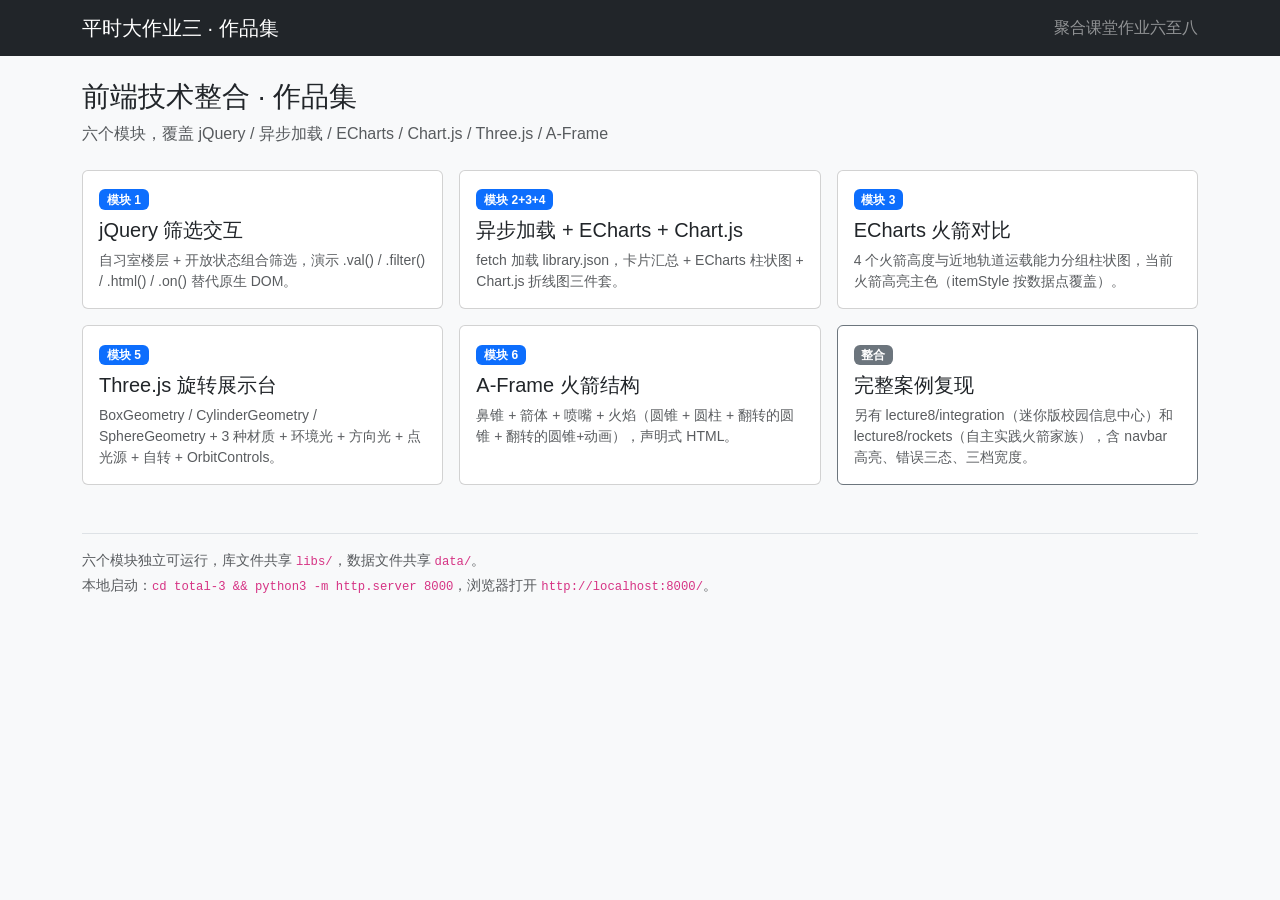
<file: index.html>
<!DOCTYPE html>
<html lang="zh-CN">
<head>
  <meta charset="UTF-8">
  <meta name="viewport" content="width=device-width, initial-scale=1.0">
  <title>平时大作业三 · 作品集</title>

  <link href="libs/bootstrap.min.css" rel="stylesheet">
  <link href="css/style.css" rel="stylesheet">
</head>

<body class="bg-light">

  <nav class="navbar navbar-dark bg-dark">
    <div class="container">
      <a class="navbar-brand" href="index.html">平时大作业三 · 作品集</a>
      <span class="navbar-text text-white-50">聚合课堂作业六至八</span>
    </div>
  </nav>

  <main class="container py-4">

    <header class="mb-4">
      <h1 class="h3">前端技术整合 · 作品集</h1>
      <p class="text-muted">六个模块，覆盖 jQuery / 异步加载 / ECharts / Chart.js / Three.js / A-Frame</p>
    </header>

    <section class="row g-3">

      <div class="col-md-6 col-lg-4">
        <a href="1-jquery-filter.html" class="card-link">
          <div class="card h-100">
            <div class="card-body">
              <span class="badge bg-primary mb-2">模块 1</span>
              <h2 class="h5">jQuery 筛选交互</h2>
              <p class="text-muted small mb-0">自习室楼层 + 开放状态组合筛选，演示 .val() / .filter() / .html() / .on() 替代原生 DOM。</p>
            </div>
          </div>
        </a>
      </div>

      <div class="col-md-6 col-lg-4">
        <a href="2-async-dashboard.html" class="card-link">
          <div class="card h-100">
            <div class="card-body">
              <span class="badge bg-primary mb-2">模块 2+3+4</span>
              <h2 class="h5">异步加载 + ECharts + Chart.js</h2>
              <p class="text-muted small mb-0">fetch 加载 library.json，卡片汇总 + ECharts 柱状图 + Chart.js 折线图三件套。</p>
            </div>
          </div>
        </a>
      </div>

      <div class="col-md-6 col-lg-4">
        <a href="3-echarts-rockets.html" class="card-link">
          <div class="card h-100">
            <div class="card-body">
              <span class="badge bg-primary mb-2">模块 3</span>
              <h2 class="h5">ECharts 火箭对比</h2>
              <p class="text-muted small mb-0">4 个火箭高度与近地轨道运载能力分组柱状图，当前火箭高亮主色（itemStyle 按数据点覆盖）。</p>
            </div>
          </div>
        </a>
      </div>

      <div class="col-md-6 col-lg-4">
        <a href="4-three-js.html" class="card-link">
          <div class="card h-100">
            <div class="card-body">
              <span class="badge bg-primary mb-2">模块 5</span>
              <h2 class="h5">Three.js 旋转展示台</h2>
              <p class="text-muted small mb-0">BoxGeometry / CylinderGeometry / SphereGeometry + 3 种材质 + 环境光 + 方向光 + 点光源 + 自转 + OrbitControls。</p>
            </div>
          </div>
        </a>
      </div>

      <div class="col-md-6 col-lg-4">
        <a href="5-a-frame-rockets.html" class="card-link">
          <div class="card h-100">
            <div class="card-body">
              <span class="badge bg-primary mb-2">模块 6</span>
              <h2 class="h5">A-Frame 火箭结构</h2>
              <p class="text-muted small mb-0">鼻锥 + 箭体 + 喷嘴 + 火焰（圆锥 + 圆柱 + 翻转的圆锥 + 翻转的圆锥+动画），声明式 HTML。</p>
            </div>
          </div>
        </a>
      </div>

      <div class="col-md-6 col-lg-4">
        <div class="card h-100 border-secondary">
          <div class="card-body">
            <span class="badge bg-secondary mb-2">整合</span>
            <h2 class="h5">完整案例复现</h2>
            <p class="text-muted small mb-0">另有 lecture8/integration（迷你版校园信息中心）和 lecture8/rockets（自主实践火箭家族），含 navbar 高亮、错误三态、三档宽度。</p>
          </div>
        </div>
      </div>

    </section>

    <footer class="text-muted small mt-5 pt-3 border-top">
      <p class="mb-1">六个模块独立可运行，库文件共享 <code>libs/</code>，数据文件共享 <code>data/</code>。</p>
      <p class="mb-1">本地启动：<code>cd total-3 && python3 -m http.server 8000</code>，浏览器打开 <code>http://localhost:8000/</code>。</p>
    </footer>

  </main>

</body>
</html>
</file>
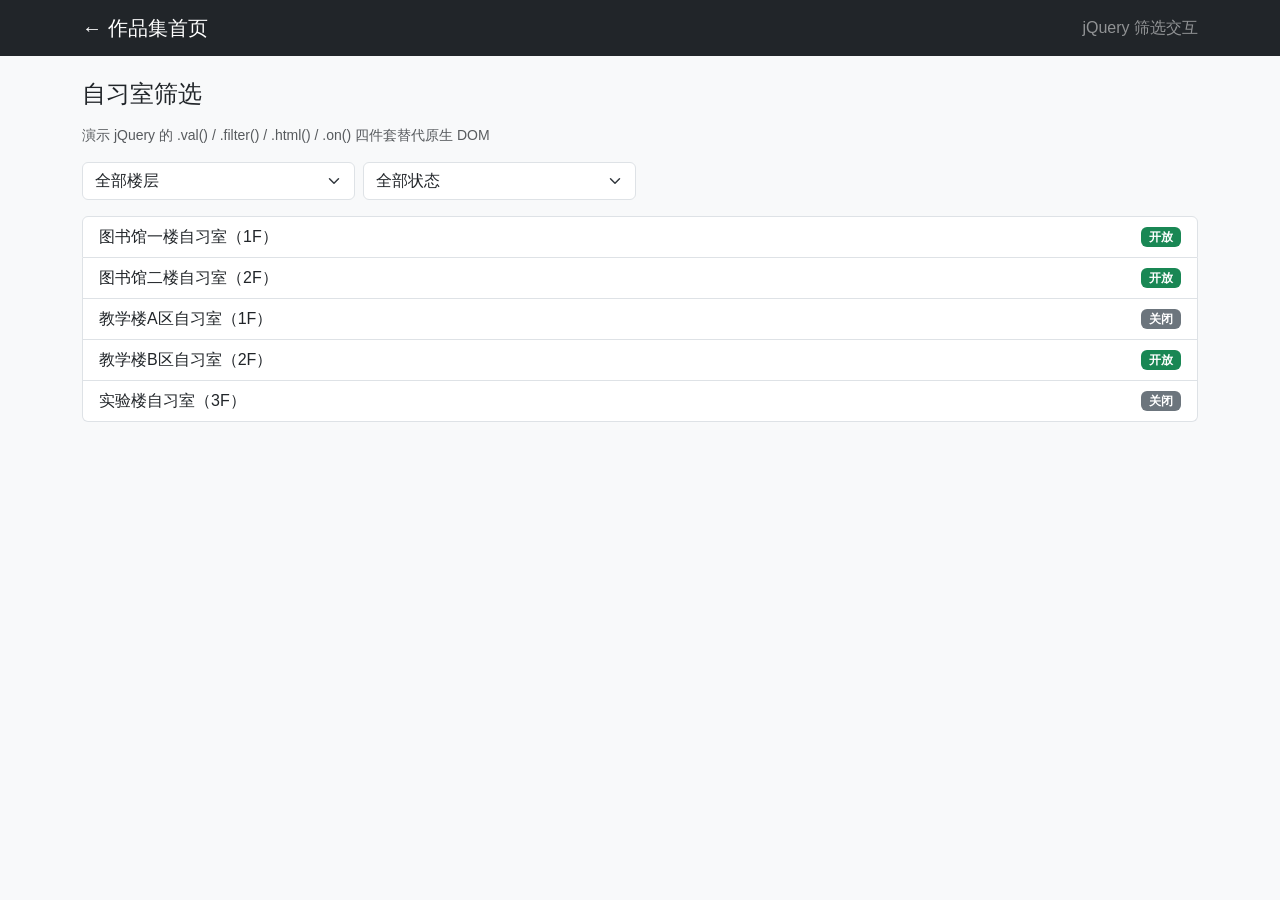
<file: 1-jquery-filter.html>
<!DOCTYPE html>
<html lang="zh-CN">
<head>
  <meta charset="UTF-8">
  <meta name="viewport" content="width=device-width, initial-scale=1.0">
  <title>jQuery 筛选交互</title>

  <link href="libs/bootstrap.min.css" rel="stylesheet">
  <link href="css/style.css" rel="stylesheet">
</head>

<body class="bg-light">

  <nav class="navbar navbar-dark bg-dark">
    <div class="container">
      <a class="navbar-brand" href="index.html">← 作品集首页</a>
      <span class="navbar-text text-white-50">jQuery 筛选交互</span>
    </div>
  </nav>

  <main class="container py-4">

    <h1 class="h4 mb-3">自习室筛选</h1>
    <p class="text-muted small">演示 jQuery 的 .val() / .filter() / .html() / .on() 四件套替代原生 DOM</p>

    <div class="row g-2 mb-3">
      <div class="col-6 col-md-3">
        <select id="filter-floor" class="form-select" aria-label="按楼层筛选">
          <option value="all">全部楼层</option>
          <option value="1">1F</option>
          <option value="2">2F</option>
          <option value="3">3F</option>
        </select>
      </div>
      <div class="col-6 col-md-3">
        <select id="filter-status" class="form-select" aria-label="按开放状态筛选">
          <option value="all">全部状态</option>
          <option value="open">开放</option>
          <option value="closed">关闭</option>
        </select>
      </div>
    </div>

    <ul id="list" class="list-group"></ul>

  </main>

  <script src="libs/jquery-3.7.1.min.js"></script>
  <script src="libs/bootstrap.bundle.min.js"></script>
  <script>
    const studyRooms = [
      { name: '图书馆一楼自习室', floor: 1, open: true },
      { name: '图书馆二楼自习室', floor: 2, open: true },
      { name: '教学楼A区自习室', floor: 1, open: false },
      { name: '教学楼B区自习室', floor: 2, open: true },
      { name: '实验楼自习室', floor: 3, open: false }
    ];

    const renderList = () => {
      const floor = $('#filter-floor').val();
      const status = $('#filter-status').val();
      const filtered = studyRooms.filter(r => {
        if (floor !== 'all' && String(r.floor) !== floor) return false;
        if (status === 'open' && !r.open) return false;
        if (status === 'closed' && r.open) return false;
        return true;
      });
      $('#list').html(filtered.length
        ? filtered.map(r => `
            <li class="list-group-item d-flex justify-content-between align-items-center">
              <span>${r.name}（${r.floor}F）</span>
              <span class="badge bg-${r.open ? 'success' : 'secondary'}">${r.open ? '开放' : '关闭'}</span>
            </li>`).join('')
        : '<li class="list-group-item text-muted">无符合条件的自习室</li>');
    };

    $('#filter-floor, #filter-status').on('change', renderList);
    renderList();
  </script>

</body>
</html>
</file>
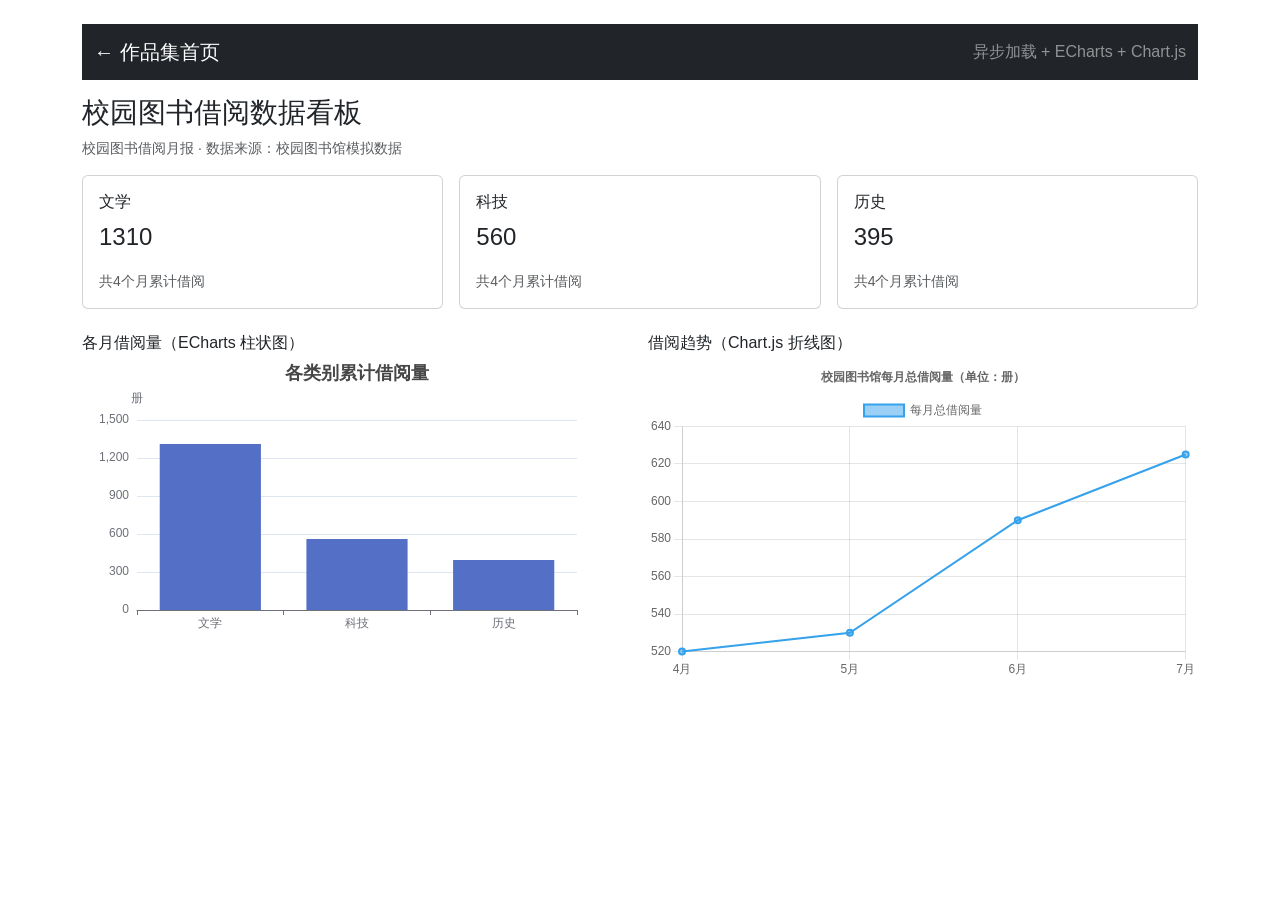
<file: 2-async-dashboard.html>
<!DOCTYPE html>
<html lang="zh-CN">
<head>
  <meta charset="UTF-8">
  <meta name="viewport" content="width=device-width, initial-scale=1.0">
  <title>异步加载看板</title>

  <link href="libs/bootstrap.min.css" rel="stylesheet">
  <link href="css/style.css" rel="stylesheet">
  <style>
    .chart-box { height: 320px; }
  </style>
</head>

<body class="container py-4">

  <nav class="navbar navbar-dark bg-dark mb-3">
    <div class="container-fluid">
      <a class="navbar-brand" href="index.html">← 作品集首页</a>
      <span class="navbar-text text-white-50">异步加载 + ECharts + Chart.js</span>
    </div>
  </nav>

  <header>
    <h1 class="h3">校园图书借阅数据看板</h1>
    <p class="text-muted small" id="sub-title"></p>
  </header>

  <p id="status" class="alert alert-warning" style="display: none;"></p>

  <section class="row g-3 mb-4" id="cards"></section>

  <section class="row g-3">
    <div class="col-lg-6">
      <h2 class="h6">各月借阅量（ECharts 柱状图）</h2>
      <div id="bar-chart" class="chart-box"></div>
    </div>
    <div class="col-lg-6">
      <h2 class="h6">借阅趋势（Chart.js 折线图）</h2>
      <div class="chart-box">
        <canvas id="line-chart"></canvas>
      </div>
    </div>
  </section>

  <script src="libs/jquery-3.7.1.min.js"></script>
  <script src="libs/bootstrap.bundle.min.js"></script>
  <script src="libs/echarts.min.js"></script>
  <script src="libs/chart.umd.js"></script>
  <script>
    const state = { data: null };

    const loadData = async () => {
      $('#status').text('加载中...').show();
      try {
        const response = await fetch('data/library.json');
        if (!response.ok) throw new Error('HTTP ' + response.status);
        const data = await response.json();
        if (data.series.length === 0) {
          $('#status').text('暂无数据').show();
          return;
        }
        state.data = data;
        $('#sub-title').text(data.title + ' · 数据来源：校园图书馆模拟数据');
        $('#status').hide();
        renderCards(data);
        renderBarChart(data);
        renderLineChart(data);
      } catch (error) {
        $('#status').text('加载失败：' + error.message).show();
      }
    };

    const renderCards = data => {
      data.series.forEach(s => {
        const total = s.counts.reduce((sum, n) => sum + n, 0);
        $('#cards').append(`
          <div class="col-md-4">
            <div class="card">
              <div class="card-body">
                <h3 class="card-title h6">${s.category}</h3>
                <p class="card-text fs-4">${total}</p>
                <p class="card-text small text-muted">共${data.months.length}个月累计借阅</p>
              </div>
            </div>
          </div>
        `);
      });
    };

    let barChart = null;
    const renderBarChart = data => {
      if (barChart === null) barChart = echarts.init(document.querySelector('#bar-chart'));
      barChart.setOption({
        title: { text: '各类别累计借阅量', left: 'center' },
        tooltip: { trigger: 'axis' },
        xAxis: { data: data.series.map(s => s.category) },
        yAxis: { name: '册' },
        series: [{
          name: '累计借阅量',
          type: 'bar',
          data: data.series.map(s => s.counts.reduce((sum, n) => sum + n, 0))
        }]
      });
    };

    let lineChart = null;
    const renderLineChart = data => {
      if (lineChart !== null) lineChart.destroy();
      const monthlyTotals = data.months.map((m, i) =>
        data.series.reduce((sum, s) => sum + s.counts[i], 0));
      lineChart = new Chart(document.querySelector('#line-chart'), {
        type: 'line',
        data: {
          labels: data.months,
          datasets: [{ label: '每月总借阅量', data: monthlyTotals, borderWidth: 2 }]
        },
        options: {
          responsive: true,
          maintainAspectRatio: false,
          plugins: { title: { display: true, text: '校园图书馆每月总借阅量（单位：册）' } }
        }
      });
    };

    loadData();
  </script>

</body>
</html>
</file>
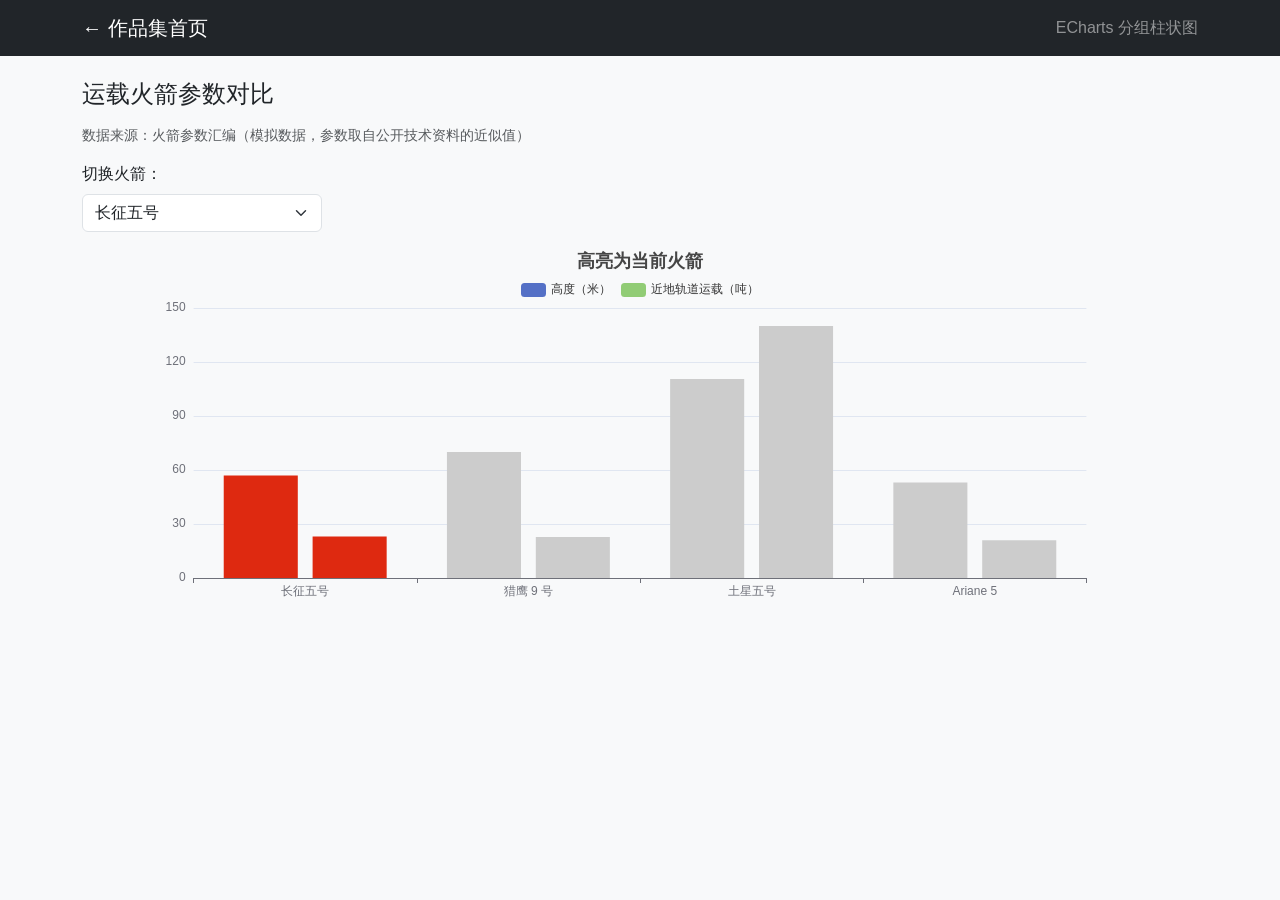
<file: 3-echarts-rockets.html>
<!DOCTYPE html>
<html lang="zh-CN">
<head>
  <meta charset="UTF-8">
  <meta name="viewport" content="width=device-width, initial-scale=1.0">
  <title>ECharts 火箭对比</title>

  <link href="libs/bootstrap.min.css" rel="stylesheet">
  <link href="css/style.css" rel="stylesheet">
</head>

<body class="bg-light">

  <nav class="navbar navbar-dark bg-dark">
    <div class="container">
      <a class="navbar-brand" href="index.html">← 作品集首页</a>
      <span class="navbar-text text-white-50">ECharts 分组柱状图</span>
    </div>
  </nav>

  <main class="container py-4">

    <h1 class="h4 mb-3">运载火箭参数对比</h1>
    <p class="text-muted small" id="data-source"></p>

    <div class="mb-3">
      <label class="form-label">切换火箭：</label>
      <select id="rocket-select" class="form-select" style="max-width: 240px;"></select>
    </div>

    <div id="param-chart" style="height: 400px;"></div>

    <p id="status" class="alert alert-warning mt-3" style="display: none;"></p>

  </main>

  <script src="libs/jquery-3.7.1.min.js"></script>
  <script src="libs/bootstrap.bundle.min.js"></script>
  <script src="libs/echarts.min.js"></script>
  <script>
    let chart = null;
    let allRockets = [];

    $.getJSON('data/rockets.json')
      .done(data => {
        $('#data-source').text('数据来源：' + data.source);
        allRockets = data.rockets;
        const select = $('#rocket-select');
        allRockets.forEach(r => select.append(`<option value="${r.id}">${r.name}</option>`));
        select.on('change', () => renderChart(select.val()));
        renderChart(allRockets[0].id);
      })
      .fail(() => $('#status').text('加载失败：data/rockets.json').show());

    const renderChart = id => {
      const rocket = allRockets.find(r => r.id === id);
      const names = allRockets.map(r => r.name);
      const itemStyle = r => ({ color: r.id === id ? r.color : '#cccccc' });
      if (chart) chart.dispose();
      chart = echarts.init($('#param-chart')[0]);
      chart.setOption({
        title: { text: '高亮为当前火箭', left: 'center' },
        tooltip: { trigger: 'axis' },
        legend: { data: ['高度（米）', '近地轨道运载（吨）'], top: 30 },
        xAxis: { type: 'category', data: names },
        yAxis: { type: 'value' },
        series: [
          { name: '高度（米）', type: 'bar', data: allRockets.map(r => ({ value: r.height, itemStyle: itemStyle(r) })) },
          { name: '近地轨道运载（吨）', type: 'bar', data: allRockets.map(r => ({ value: r.massToLEO, itemStyle: itemStyle(r) })) }
        ]
      });
    };
  </script>

</body>
</html>
</file>
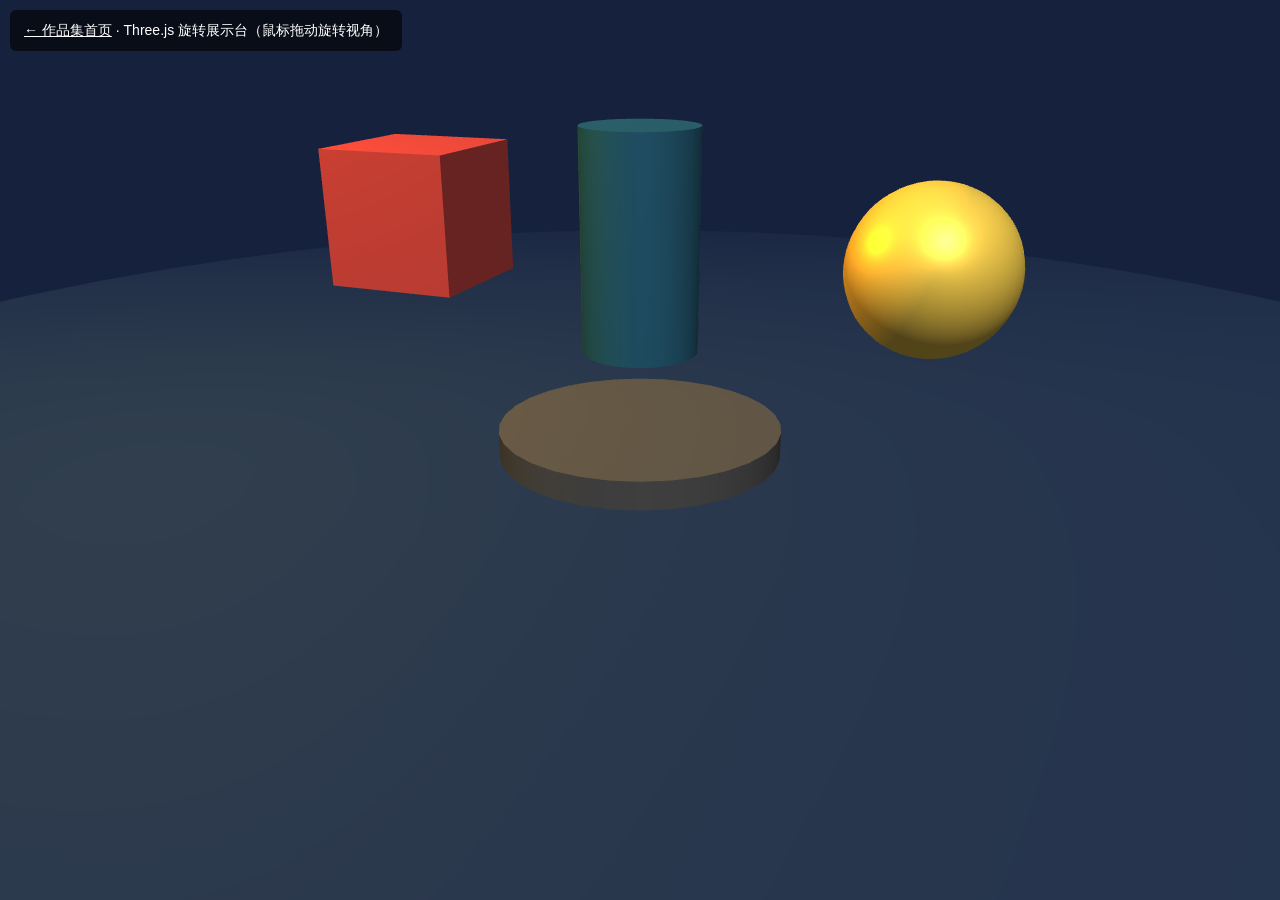
<file: 4-three-js.html>
<!DOCTYPE html>
<html lang="zh-CN">
<head>
  <meta charset="UTF-8">
  <title>Three.js 旋转展示台</title>
  <link href="libs/bootstrap.min.css" rel="stylesheet">
  <link href="css/style.css" rel="stylesheet">
  <style>
    body { margin: 0; overflow: hidden; background: #16213e; }
    #info {
      position: absolute; top: 10px; left: 10px; z-index: 10;
      background: rgba(0,0,0,0.6); color: #fff; padding: 10px 14px;
      border-radius: 6px; font-size: 14px;
    }
    #info a { color: #fff; text-decoration: underline; }
  </style>
</head>

<body>

  <div id="info">
    <a href="index.html">← 作品集首页</a> · Three.js 旋转展示台（鼠标拖动旋转视角）
  </div>

  <script src="libs/three.min.js"></script>
  <script src="libs/OrbitControls.js"></script>
  <script>
    const scene = new THREE.Scene();
    scene.background = new THREE.Color(0x16213e);
    scene.fog = new THREE.Fog(0x16213e, 8, 20);

    const camera = new THREE.PerspectiveCamera(45, window.innerWidth / window.innerHeight, 0.1, 1000);
    camera.position.set(4, 3, 6);

    const renderer = new THREE.WebGLRenderer({ antialias: true });
    renderer.setSize(window.innerWidth, window.innerHeight);
    document.body.appendChild(renderer.domElement);

    const controls = new THREE.OrbitControls(camera, renderer.domElement);

    // 地面
    const ground = new THREE.Mesh(
      new THREE.CircleGeometry(8, 64),
      new THREE.MeshStandardMaterial({ color: 0x1a2a4a, roughness: 0.8 })
    );
    ground.rotation.x = -Math.PI / 2;
    scene.add(ground);

    // 中心立方体（旋转展示台）
    const pedestal = new THREE.Mesh(
      new THREE.CylinderGeometry(1, 1, 0.2, 32),
      new THREE.MeshStandardMaterial({ color: 0x424242 })
    );
    pedestal.position.y = 0.1;
    scene.add(pedestal);

    // 主体：三种几何体
    const box = new THREE.Mesh(
      new THREE.BoxGeometry(1, 1, 1),
      new THREE.MeshStandardMaterial({ color: 0xef5350, roughness: 0.4, metalness: 0.3 })
    );
    box.position.set(-2, 1.5, 0);
    scene.add(box);

    const cylinder = new THREE.Mesh(
      new THREE.CylinderGeometry(0.4, 0.4, 1.5, 32),
      new THREE.MeshStandardMaterial({ color: 0x4fc3f7, roughness: 0.3, metalness: 0.6 })
    );
    cylinder.position.set(0, 1.5, 0);
    scene.add(cylinder);

    const sphere = new THREE.Mesh(
      new THREE.SphereGeometry(0.5, 32, 32),
      new THREE.MeshStandardMaterial({ color: 0xffd54f, roughness: 0.5, metalness: 0.2 })
    );
    sphere.position.set(2, 1.5, 0);
    scene.add(sphere);

    // 灯光
    scene.add(new THREE.AmbientLight(0xffffff, 0.4));
    const dir = new THREE.DirectionalLight(0xffffff, 0.8);
    dir.position.set(5, 10, 7);
    scene.add(dir);
    const point = new THREE.PointLight(0xff9800, 0.6);
    point.position.set(-3, 4, 2);
    scene.add(point);

    // 动画
    let t = 0;
    const animate = () => {
      requestAnimationFrame(animate);
      t += 0.01;
      box.rotation.y += 0.01;
      sphere.position.y = 1.5 + Math.sin(t) * 0.3;
      controls.update();
      renderer.render(scene, camera);
    };
    animate();

    window.addEventListener('resize', () => {
      camera.aspect = window.innerWidth / window.innerHeight;
      camera.updateProjectionMatrix();
      renderer.setSize(window.innerWidth, window.innerHeight);
    });
  </script>

</body>
</html>
</file>
<file: css/style.css>
/* 作品集共享样式：导航高亮 + 卡片等高 */

.navbar-text { color: rgba(255,255,255,.7); }

body { font-family: -apple-system, BlinkMacSystemFont, "Helvetica Neue", "PingFang SC", "Microsoft YaHei", sans-serif; }

.card-link {
  text-decoration: none;
  color: inherit;
  display: block;
  height: 100%;
}

.card-link:hover .card {
  border-color: #0d6efd;
}
</file>
